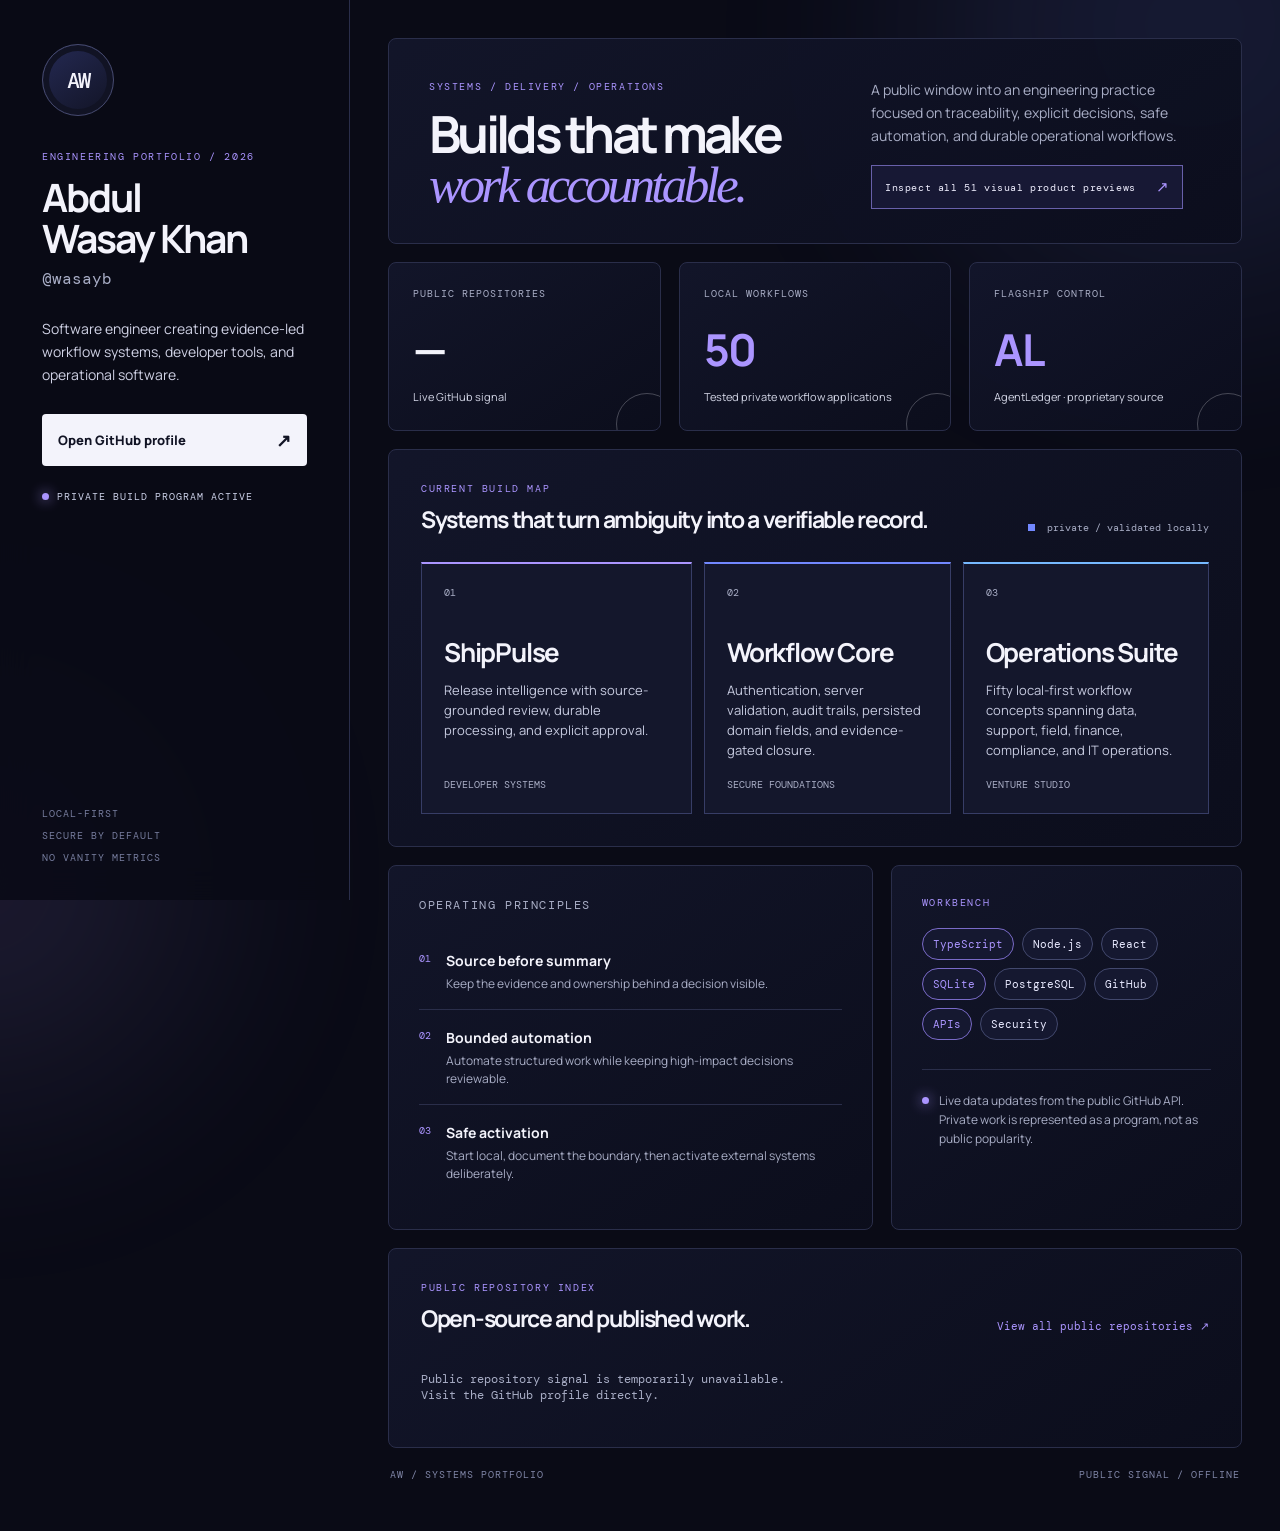
<file: index.html>
<!doctype html>
<html lang="en">
  <head>
    <meta charset="utf-8" />
    <meta name="viewport" content="width=device-width, initial-scale=1" />
    <meta name="description" content="Abdul Wasay Khan — software engineering portfolio hub." />
    <title>AW / Systems Portfolio</title>
    <link rel="preconnect" href="https://fonts.googleapis.com" />
    <link rel="preconnect" href="https://fonts.gstatic.com" crossorigin />
    <link href="https://fonts.googleapis.com/css2?family=DM+Mono:wght@400;500&family=Manrope:wght@400;500;600;700;800&display=swap" rel="stylesheet" />
    <link rel="stylesheet" href="styles.css" />
    <link rel="stylesheet" href="index-overrides.css" />
  </head>
  <body>
    <div class="ambient ambient-one"></div>
    <div class="ambient ambient-two"></div>
    <main class="layout">
      <aside class="identity-rail">
        <div class="mark" aria-label="Abdul Wasay Khan monogram">AW</div>
        <p class="rail-kicker">ENGINEERING PORTFOLIO / 2026</p>
        <h1>Abdul<br />Wasay Khan</h1>
        <p class="handle">@wasayb</p>
        <p class="identity-copy">Software engineer creating evidence-led workflow systems, developer tools, and operational software.</p>
        <a class="profile-link" href="https://github.com/wasayb" target="_blank" rel="noreferrer">Open GitHub profile <span>↗</span></a>
        <div class="rail-status"><span class="status-dot"></span> PRIVATE BUILD PROGRAM ACTIVE</div>
        <div class="rail-bottom">
          <span>LOCAL-FIRST</span>
          <span>SECURE BY DEFAULT</span>
          <span>NO VANITY METRICS</span>
        </div>
      </aside>

      <section class="main-stage">
        <header class="hero-panel panel">
          <div>
            <p class="eyebrow">SYSTEMS / DELIVERY / OPERATIONS</p>
            <h2>Builds that make<br /><em>work accountable.</em></h2>
          </div>
          <div><p class="hero-copy">A public window into an engineering practice focused on traceability, explicit decisions, safe automation, and durable operational workflows.</p><a class="showcase-link" href="products.html">Inspect all 51 visual product previews <span>↗</span></a></div>
        </header>

        <section class="metric-grid" aria-label="Portfolio signals">
          <article class="metric-card panel live-card">
            <p>PUBLIC REPOSITORIES</p>
            <strong id="repo-count">—</strong>
            <small>Live GitHub signal</small>
          </article>
          <article class="metric-card panel private-card">
            <p>LOCAL WORKFLOWS</p>
            <strong>50</strong>
            <small>Tested private workflow applications</small>
          </article>
          <article class="metric-card panel private-card">
            <p>FLAGSHIP CONTROL</p>
            <strong>AL</strong>
            <small>AgentLedger · proprietary source</small>
          </article>
        </section>

        <section class="build-map panel">
          <div class="section-head">
            <div><p class="eyebrow">CURRENT BUILD MAP</p><h3>Systems that turn ambiguity into a verifiable record.</h3></div>
            <span class="map-key"><i></i> private / validated locally</span>
          </div>
          <div class="map-grid">
            <article class="map-card tone-violet"><span class="map-index">01</span><h4>ShipPulse</h4><p>Release intelligence with source-grounded review, durable processing, and explicit approval.</p><span class="card-tag">DEVELOPER SYSTEMS</span></article>
            <article class="map-card tone-indigo"><span class="map-index">02</span><h4>Workflow Core</h4><p>Authentication, server validation, audit trails, persisted domain fields, and evidence-gated closure.</p><span class="card-tag">SECURE FOUNDATIONS</span></article>
            <article class="map-card tone-blue"><span class="map-index">03</span><h4>Operations Suite</h4><p>Fifty local-first workflow concepts spanning data, support, field, finance, compliance, and IT operations.</p><span class="card-tag">VENTURE STUDIO</span></article>
          </div>
        </section>

        <section class="signal-grid">
          <article class="panel operating-system">
            <p class="eyebrow">OPERATING PRINCIPLES</p>
            <ol>
              <li><span>01</span><div><b>Source before summary</b><p>Keep the evidence and ownership behind a decision visible.</p></div></li>
              <li><span>02</span><div><b>Bounded automation</b><p>Automate structured work while keeping high-impact decisions reviewable.</p></div></li>
              <li><span>03</span><div><b>Safe activation</b><p>Start local, document the boundary, then activate external systems deliberately.</p></div></li>
            </ol>
          </article>
          <article class="panel workbench">
            <p class="eyebrow">WORKBENCH</p>
            <div class="skills" aria-label="Core technologies"><span>TypeScript</span><span>Node.js</span><span>React</span><span>SQLite</span><span>PostgreSQL</span><span>GitHub</span><span>APIs</span><span>Security</span></div>
            <div class="workbench-note"><span class="pulse"></span><p>Live data updates from the public GitHub API. Private work is represented as a program, not as public popularity.</p></div>
          </article>
        </section>

        <section class="repository-panel panel">
          <div class="section-head">
            <div><p class="eyebrow">PUBLIC REPOSITORY INDEX</p><h3>Open-source and published work.</h3></div>
            <a href="https://github.com/wasayb?tab=repositories" target="_blank" rel="noreferrer">View all public repositories ↗</a>
          </div>
          <div id="repo-list" class="repo-list" aria-live="polite"><p class="loading">Loading public repository index…</p></div>
        </section>

        <footer class="page-footer">
          <span>AW / SYSTEMS PORTFOLIO</span>
          <span id="updated-at">PUBLIC SIGNAL / SYNCING</span>
        </footer>
      </section>
    </main>
    <script src="app.js"></script>
  </body>
</html>
</file>
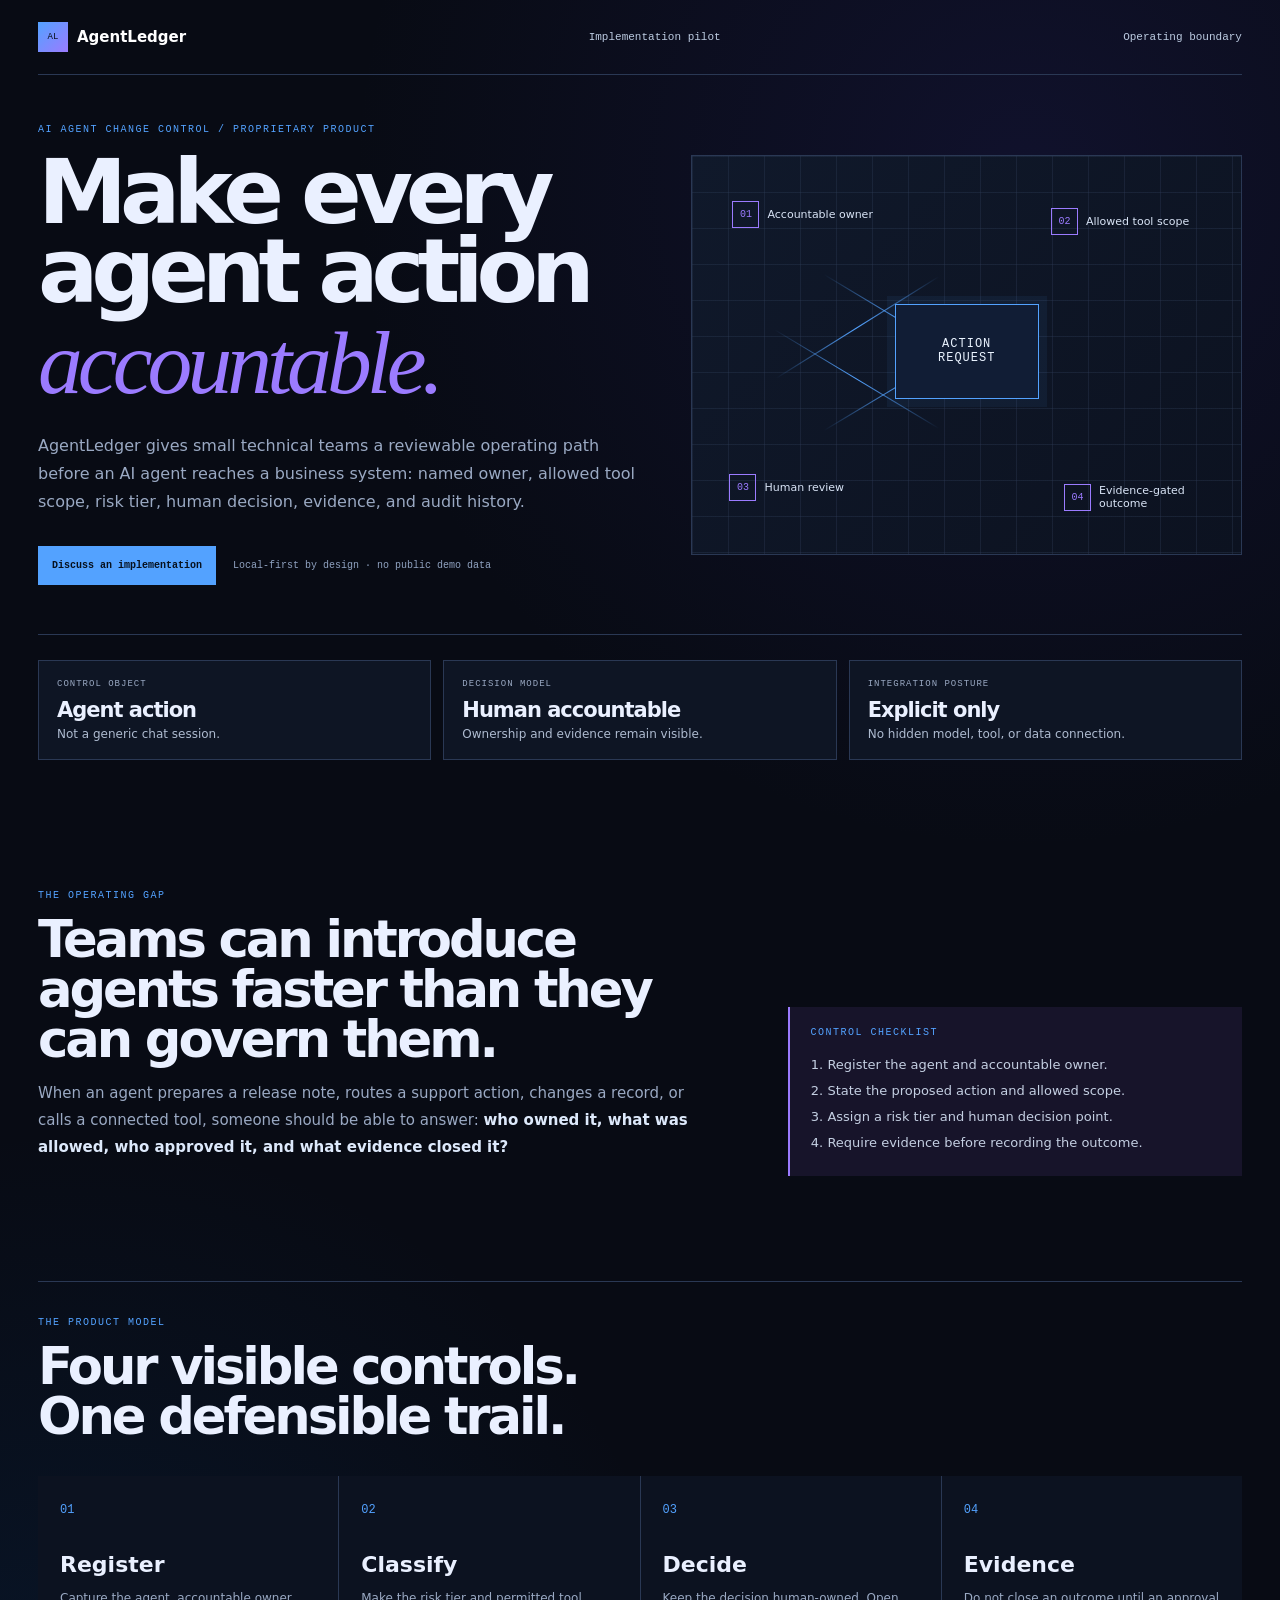
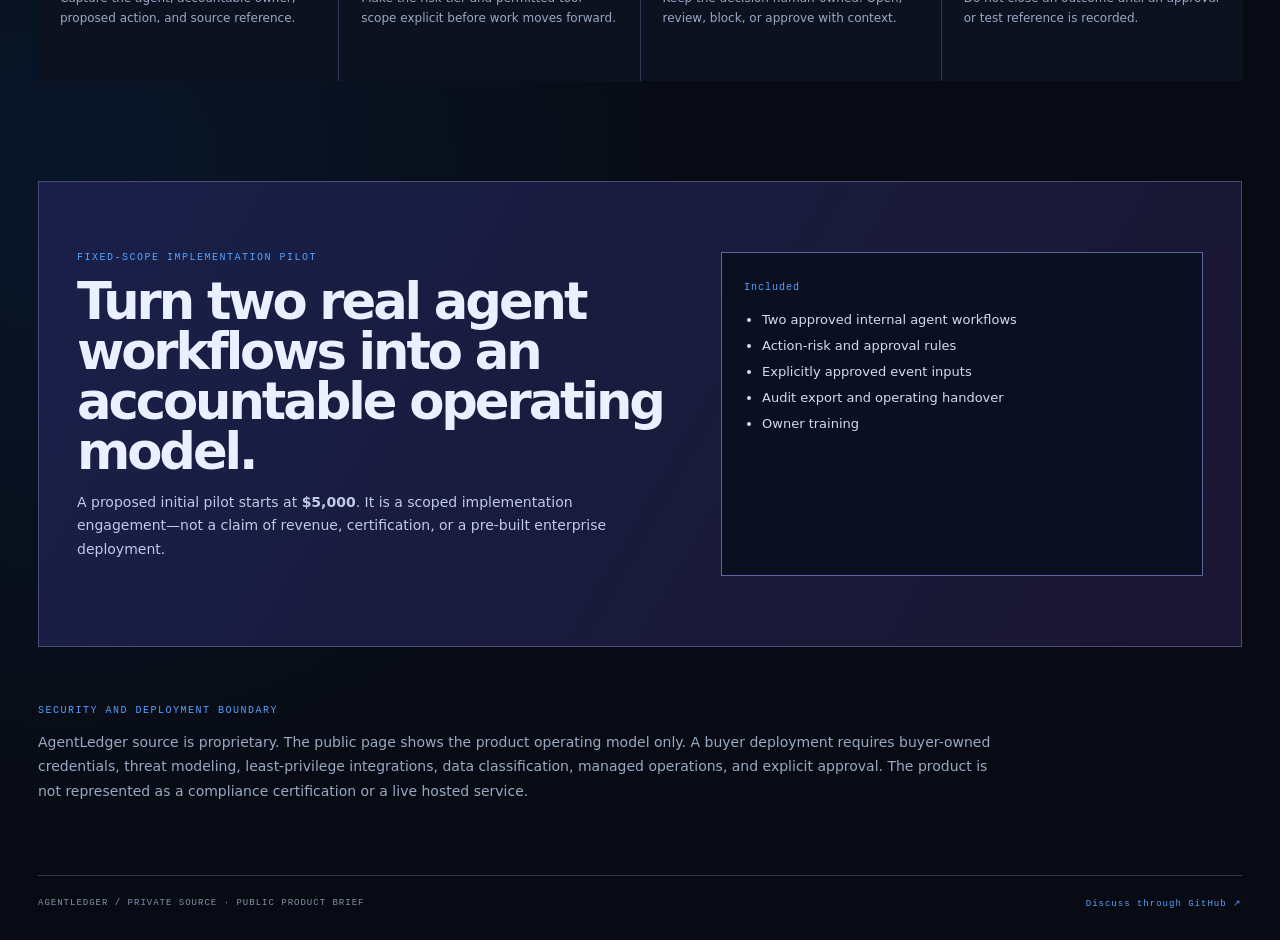
<file: agentledger/index.html>
<!doctype html>
<html lang="en">
  <head>
    <meta charset="UTF-8" />
    <meta name="viewport" content="width=device-width, initial-scale=1.0" />
    <meta name="description" content="AgentLedger is a proprietary AI-agent change-control product for accountable owners, human approvals, evidence, and auditability." />
    <title>AgentLedger — AI Agent Change Control</title>
    <link rel="stylesheet" href="./styles.css" />
  </head>
  <body>
    <main>
      <nav class="nav"><a class="brand" href="../index.html"><span>AL</span> AgentLedger</a><a href="#pilot">Implementation pilot</a><a href="#boundary">Operating boundary</a></nav>
      <section class="hero">
        <div class="hero-copy"><p class="eyebrow">AI AGENT CHANGE CONTROL / PROPRIETARY PRODUCT</p><h1>Make every agent action <em>accountable.</em></h1><p class="lead">AgentLedger gives small technical teams a reviewable operating path before an AI agent reaches a business system: named owner, allowed tool scope, risk tier, human decision, evidence, and audit history.</p><div class="hero-actions"><a class="button primary" href="#pilot">Discuss an implementation</a><span>Local-first by design · no public demo data</span></div></div>
        <div class="control-map" aria-label="Illustrated agent control map"><div class="core">ACTION<br>REQUEST</div><div class="node owner"><b>01</b><span>Accountable owner</span></div><div class="node scope"><b>02</b><span>Allowed tool scope</span></div><div class="node review"><b>03</b><span>Human review</span></div><div class="node evidence"><b>04</b><span>Evidence-gated outcome</span></div><i class="path p1"></i><i class="path p2"></i><i class="path p3"></i><i class="path p4"></i></div>
      </section>
      <section class="signals"><article><span>CONTROL OBJECT</span><b>Agent action</b><p>Not a generic chat session.</p></article><article><span>DECISION MODEL</span><b>Human accountable</b><p>Ownership and evidence remain visible.</p></article><article><span>INTEGRATION POSTURE</span><b>Explicit only</b><p>No hidden model, tool, or data connection.</p></article></section>
      <section class="story"><div><p class="eyebrow">THE OPERATING GAP</p><h2>Teams can introduce agents faster than they can govern them.</h2><p>When an agent prepares a release note, routes a support action, changes a record, or calls a connected tool, someone should be able to answer: <strong>who owned it, what was allowed, who approved it, and what evidence closed it?</strong></p></div><aside><p class="eyebrow">CONTROL CHECKLIST</p><ol><li>Register the agent and accountable owner.</li><li>State the proposed action and allowed scope.</li><li>Assign a risk tier and human decision point.</li><li>Require evidence before recording the outcome.</li></ol></aside></section>
      <section class="workflow"><div class="section-head"><p class="eyebrow">THE PRODUCT MODEL</p><h2>Four visible controls. One defensible trail.</h2></div><div class="workflow-grid"><article><b>01</b><h3>Register</h3><p>Capture the agent, accountable owner, proposed action, and source reference.</p></article><article><b>02</b><h3>Classify</h3><p>Make the risk tier and permitted tool scope explicit before work moves forward.</p></article><article><b>03</b><h3>Decide</h3><p>Keep the decision human-owned. Open, review, block, or approve with context.</p></article><article><b>04</b><h3>Evidence</h3><p>Do not close an outcome until an approval or test reference is recorded.</p></article></div></section>
      <section id="pilot" class="pilot"><div><p class="eyebrow">FIXED-SCOPE IMPLEMENTATION PILOT</p><h2>Turn two real agent workflows into an accountable operating model.</h2><p>A proposed initial pilot starts at <strong>$5,000</strong>. It is a scoped implementation engagement—not a claim of revenue, certification, or a pre-built enterprise deployment.</p></div><div class="pilot-scope"><span>Included</span><ul><li>Two approved internal agent workflows</li><li>Action-risk and approval rules</li><li>Explicitly approved event inputs</li><li>Audit export and operating handover</li><li>Owner training</li></ul></div></section>
      <section id="boundary" class="boundary"><p class="eyebrow">SECURITY AND DEPLOYMENT BOUNDARY</p><p>AgentLedger source is proprietary. The public page shows the product operating model only. A buyer deployment requires buyer-owned credentials, threat modeling, least-privilege integrations, data classification, managed operations, and explicit approval. The product is not represented as a compliance certification or a live hosted service.</p></section>
      <footer><span>AGENTLEDGER / PRIVATE SOURCE · PUBLIC PRODUCT BRIEF</span><a href="https://github.com/wasayb">Discuss through GitHub ↗</a></footer>
    </main>
  </body>
</html>
</file>
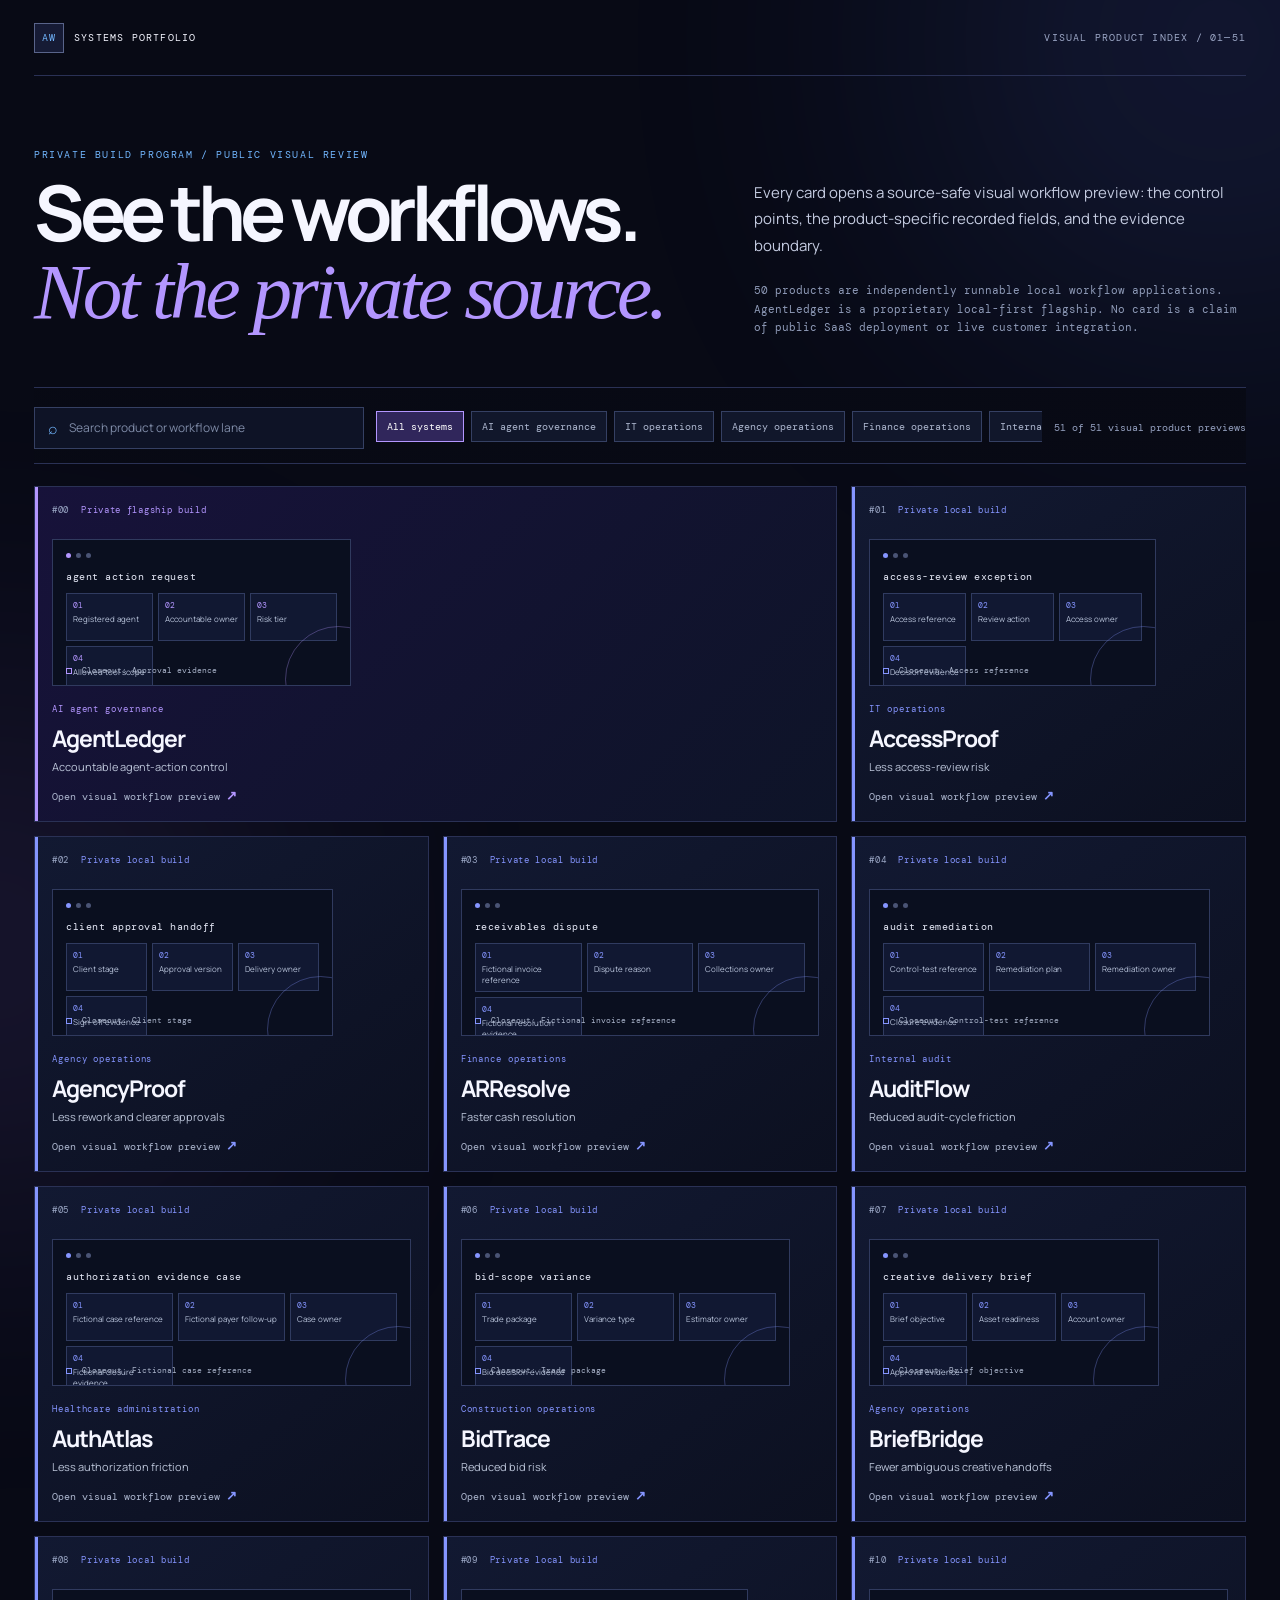
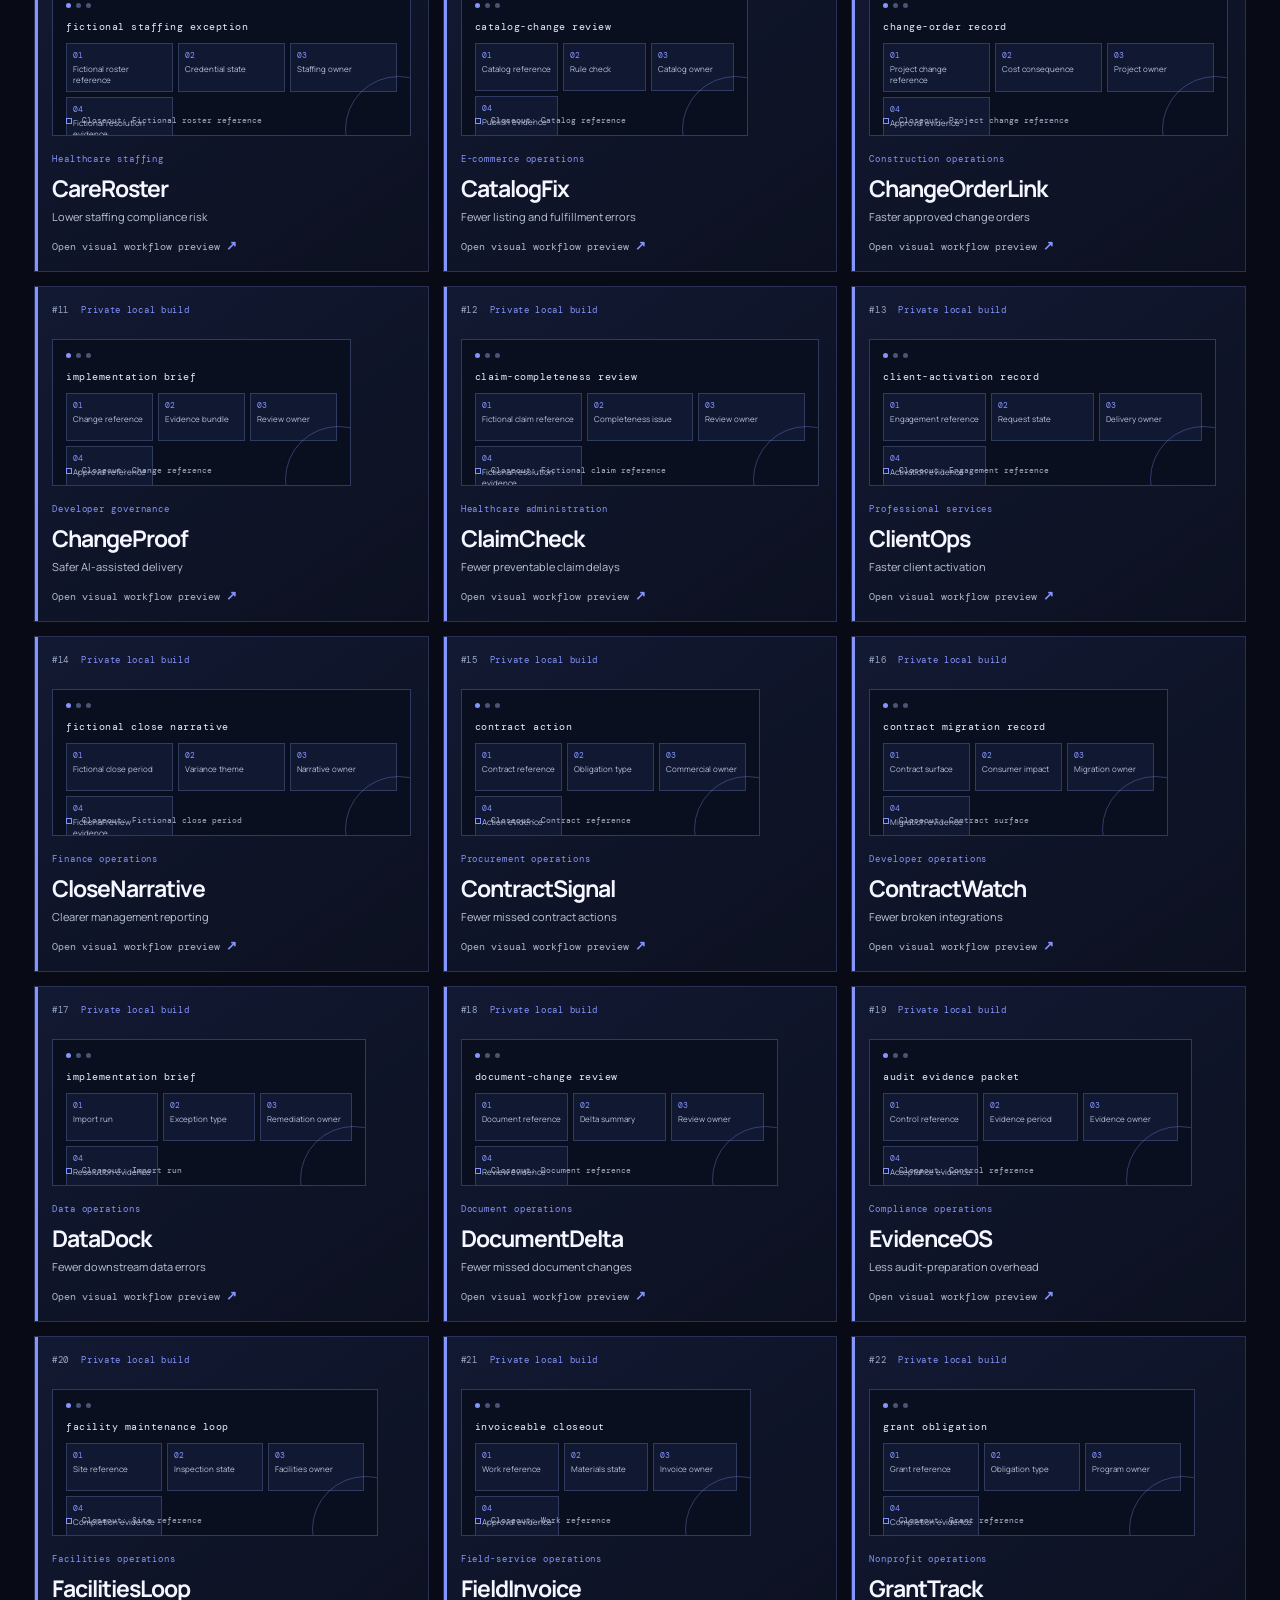
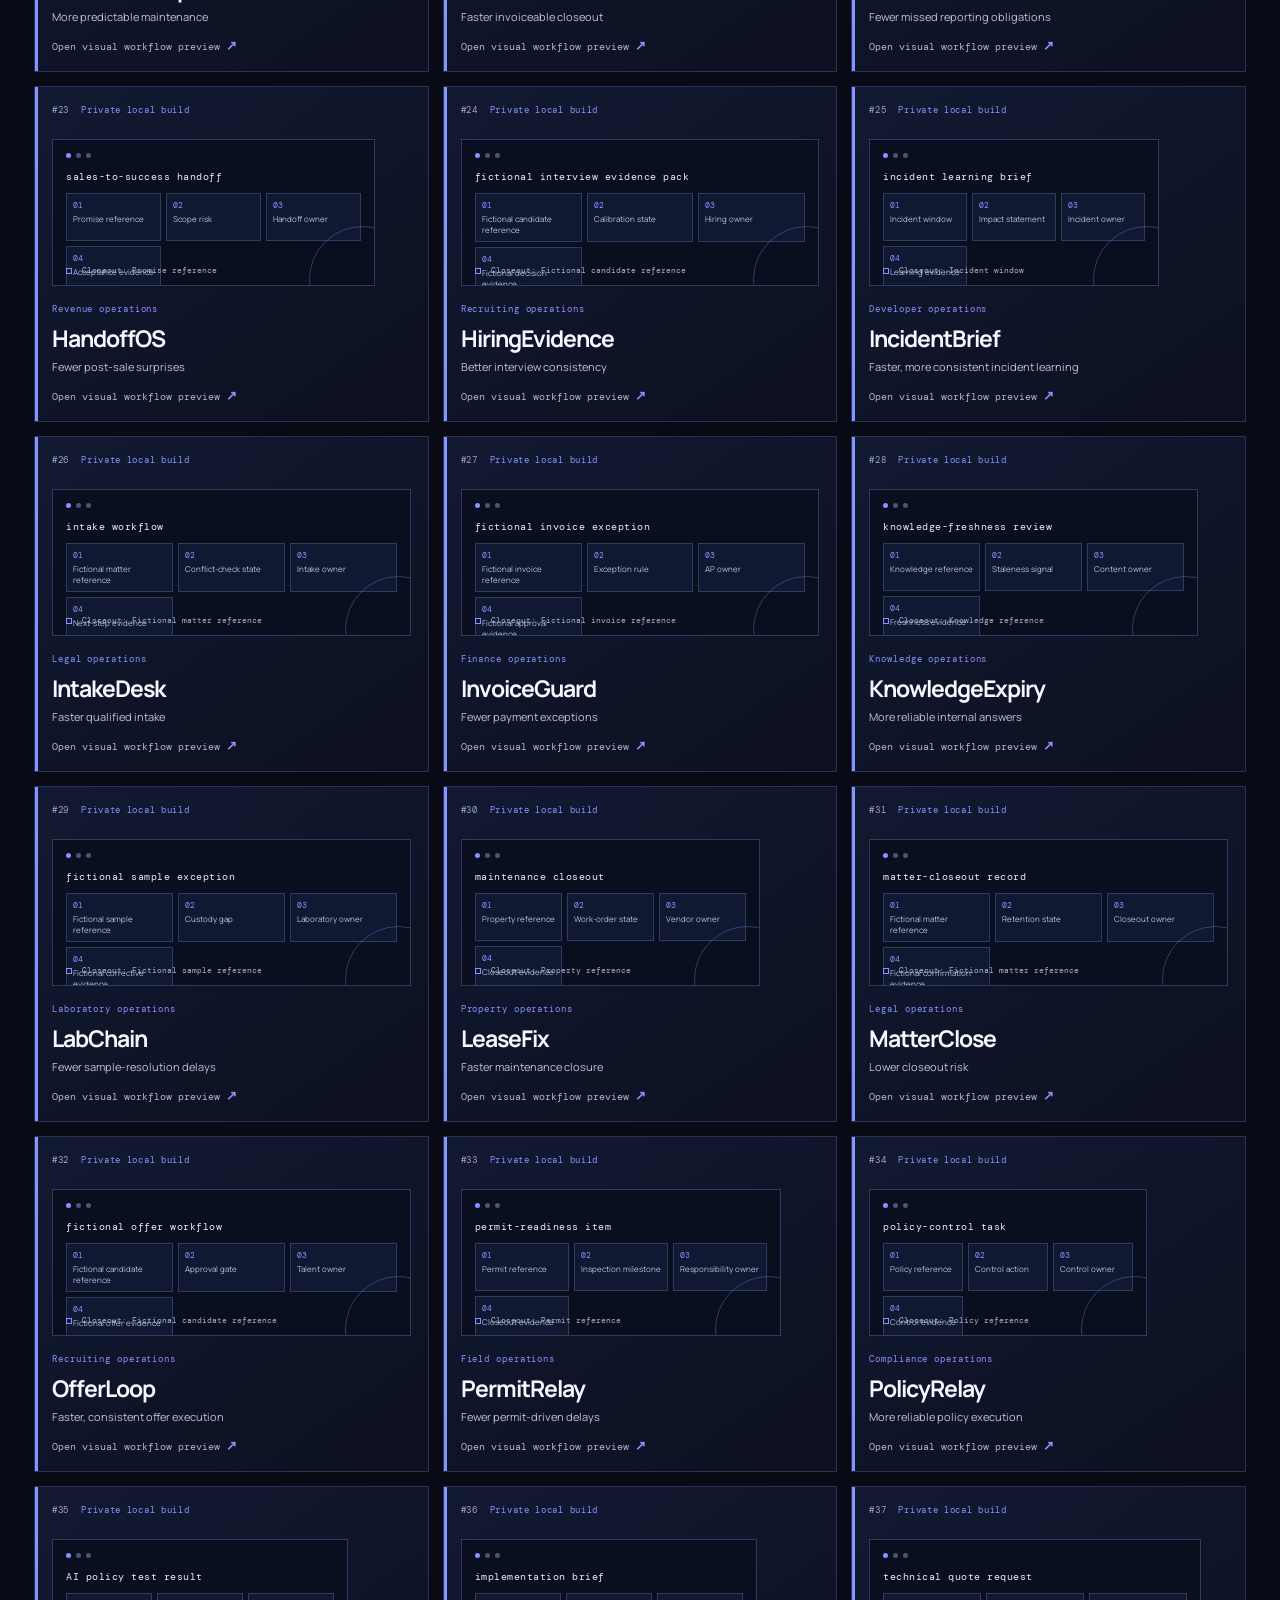
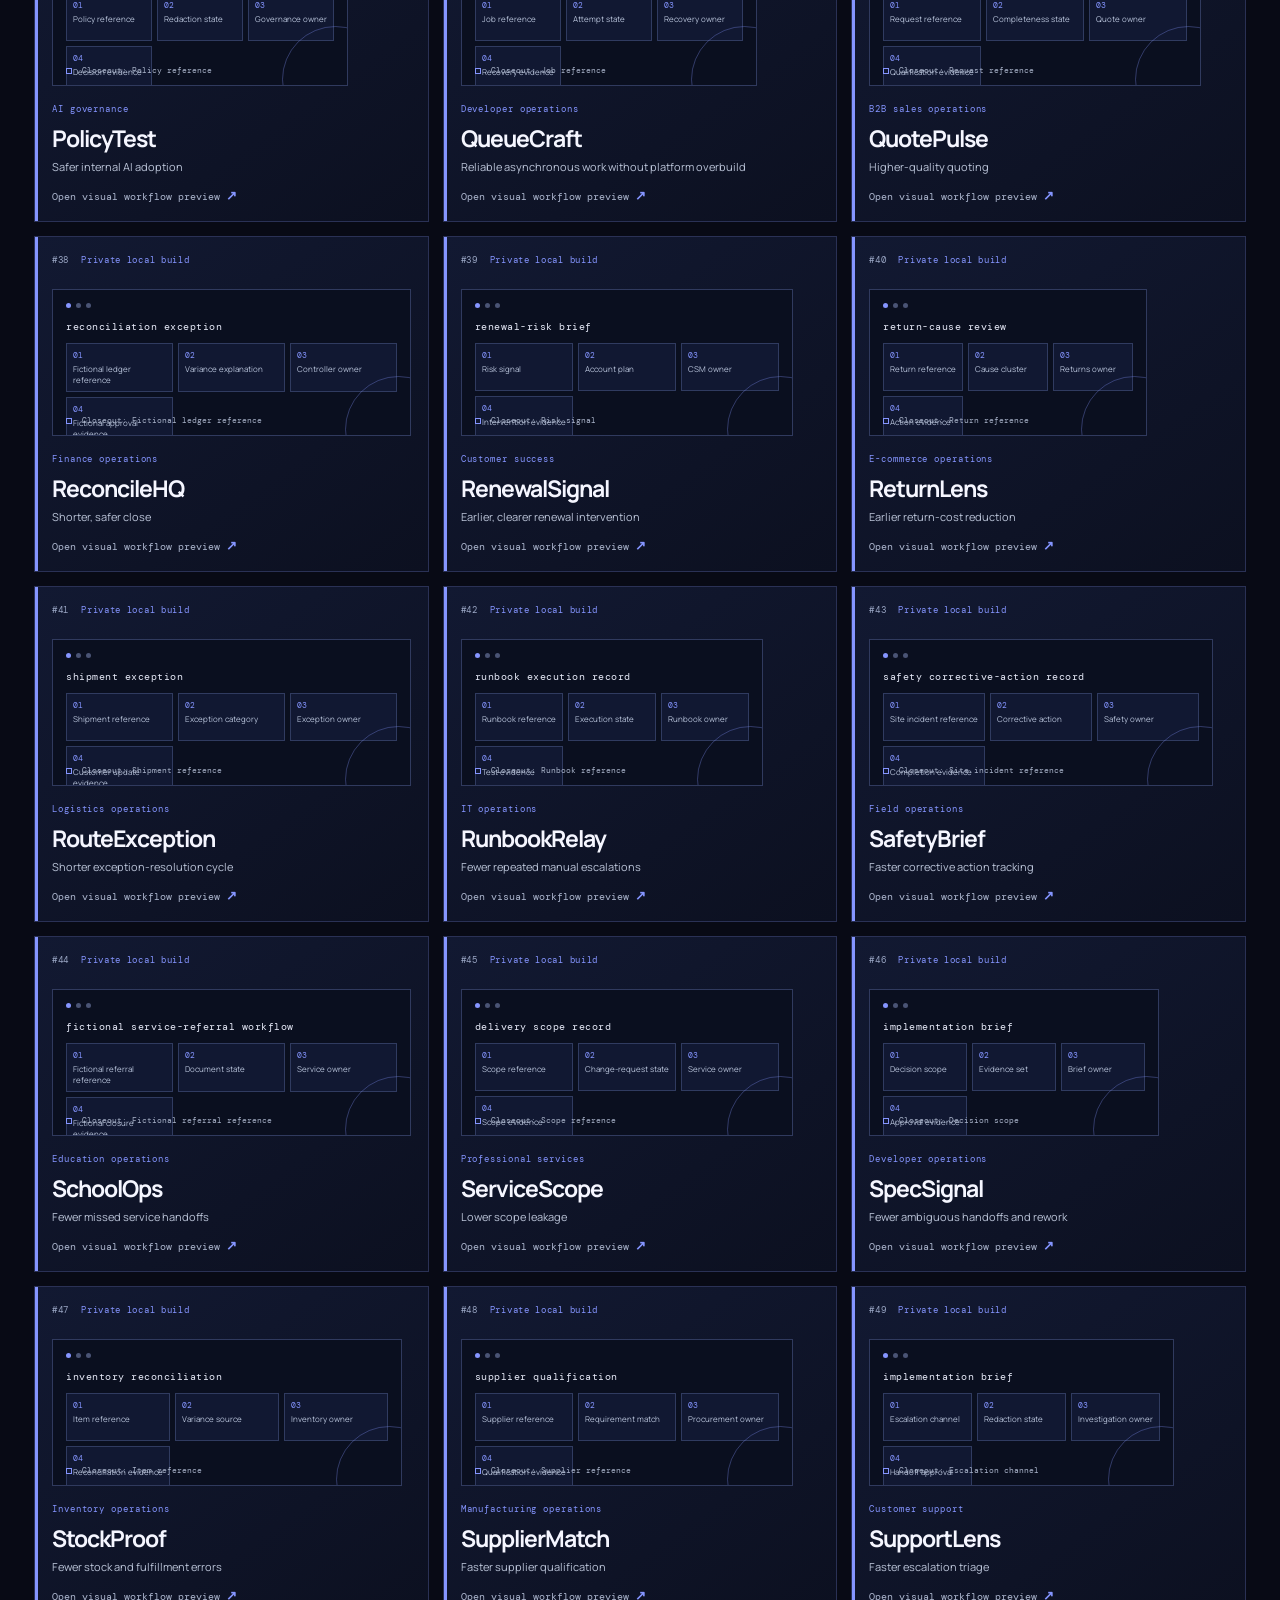
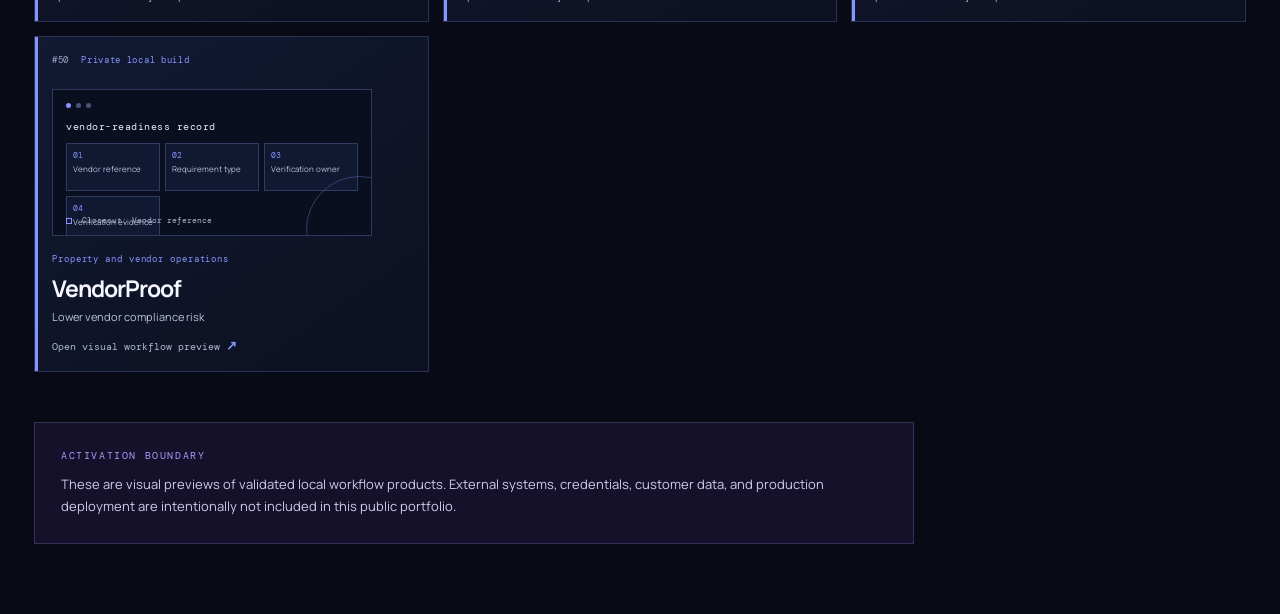
<file: products.html>
<!doctype html>
<html lang="en">
  <head>
    <meta charset="utf-8" />
    <meta name="viewport" content="width=device-width, initial-scale=1" />
    <meta name="description" content="A source-safe visual index of 50 local workflow products and the proprietary AgentLedger flagship." />
    <title>AW / 51 Product Visual Index</title>
    <link rel="preconnect" href="https://fonts.googleapis.com" />
    <link rel="preconnect" href="https://fonts.gstatic.com" crossorigin />
    <link href="https://fonts.googleapis.com/css2?family=DM+Mono:wght@400;500&family=Manrope:wght@400;500;600;700;800&display=swap" rel="stylesheet" />
    <link rel="stylesheet" href="products.css" />
    <link rel="stylesheet" href="products-overrides.css" />
  </head>
  <body>
    <div class="glow glow-one"></div>
    <div class="glow glow-two"></div>
    <main class="catalog-shell">
      <header class="catalog-nav">
        <a class="catalog-brand" href="index.html"><span>AW</span> SYSTEMS PORTFOLIO</a>
        <span>VISUAL PRODUCT INDEX / 01—51</span>
      </header>

      <section class="catalog-hero">
        <div>
          <p class="eyebrow">PRIVATE BUILD PROGRAM / PUBLIC VISUAL REVIEW</p>
          <h1>See the workflows.<br /><em>Not the private source.</em></h1>
        </div>
        <div class="hero-note">
          <p>Every card opens a source-safe visual workflow preview: the control points, the product-specific recorded fields, and the evidence boundary.</p>
          <p class="boundary-note">50 products are independently runnable local workflow applications. AgentLedger is a proprietary local-first flagship. No card is a claim of public SaaS deployment or live customer integration.</p>
        </div>
      </section>

      <section class="catalog-controls" aria-label="Product gallery controls">
        <label class="search-box"><span>⌕</span><input id="catalog-search" type="search" placeholder="Search product or workflow lane" autocomplete="off" /></label>
        <div id="lane-filters" class="lane-filters" aria-label="Filter by workflow lane"></div>
        <p id="catalog-count" class="catalog-count" aria-live="polite"></p>
      </section>

      <section id="product-grid" class="product-grid" aria-live="polite"></section>

      <section class="catalog-boundary">
        <p class="eyebrow">ACTIVATION BOUNDARY</p>
        <p>These are visual previews of validated local workflow products. External systems, credentials, customer data, and production deployment are intentionally not included in this public portfolio.</p>
      </section>
    </main>

    <dialog id="product-dialog" class="product-dialog" aria-labelledby="dialog-title">
      <article class="dialog-frame">
        <button id="close-dialog" class="close-dialog" type="button" aria-label="Close product detail">×</button>
        <div id="dialog-content"></div>
      </article>
    </dialog>
    <script src="products-data.js"></script>
    <script src="products.js"></script>
  </body>
</html>
</file>
<file: styles.css>
:root{--ink:#0a0b16;--panel:#111425;--line:#2a2e4a;--soft:#a9aec6;--white:#f3f3fb;--violet:#ab95ff;--indigo:#7288ff;--blue:#76b9ff;font-family:Manrope,Arial,sans-serif;color:var(--white);background:var(--ink)}
*{box-sizing:border-box}body{margin:0;min-width:320px;background:var(--ink);color:var(--white)}.ambient{position:fixed;border-radius:50%;filter:blur(120px);opacity:.12;pointer-events:none}.ambient-one{width:550px;height:550px;background:var(--indigo);right:-190px;top:-250px}.ambient-two{width:420px;height:420px;background:var(--violet);left:-230px;bottom:-190px}.layout{position:relative;display:grid;grid-template-columns:350px minmax(0,1fr);max-width:1560px;min-height:100vh;margin:0 auto}.identity-rail{position:sticky;top:0;height:100vh;padding:44px 42px 36px;border-right:1px solid var(--line);display:flex;flex-direction:column;background:rgba(10,11,22,.88);backdrop-filter:blur(16px)}.mark{height:72px;width:72px;display:grid;place-items:center;border:1px solid #474b70;border-radius:50%;font-family:"DM Mono",monospace;font-weight:500;letter-spacing:-2px;font-size:22px;background:linear-gradient(145deg,#252a54,#111324);box-shadow:inset 0 0 0 6px #111324}.rail-kicker,.eyebrow{color:var(--violet);font-family:"DM Mono",monospace;font-size:10px;letter-spacing:1.6px;margin:34px 0 14px}.identity-rail h1{font-size:39px;line-height:1.04;letter-spacing:-2px;margin:0}.handle{font-family:"DM Mono",monospace;color:var(--soft);margin:10px 0 28px}.identity-copy{font-size:14px;line-height:1.65;color:#d0d2e5;margin:0}.profile-link{display:flex;justify-content:space-between;align-items:center;text-decoration:none;color:#111324;background:var(--white);font-size:13px;font-weight:800;margin-top:28px;padding:14px 16px;border-radius:4px}.profile-link span{font-size:18px}.rail-status{color:#cdd2e9;font:10px "DM Mono",monospace;letter-spacing:1px;margin-top:24px;display:flex;align-items:center;gap:8px}.status-dot,.pulse{display:inline-block;background:var(--violet);border-radius:50%;width:7px;height:7px;box-shadow:0 0 13px var(--violet)}.rail-bottom{margin-top:auto;display:grid;gap:9px;color:#777d9e;font:10px "DM Mono",monospace;letter-spacing:1px}.main-stage{padding:38px;display:grid;gap:18px}.panel{background:linear-gradient(145deg,rgba(19,22,43,.96),rgba(12,14,29,.96));border:1px solid var(--line);border-radius:8px}.hero-panel{padding:39px 40px 34px;display:grid;grid-template-columns:minmax(0,1fr) 330px;align-items:end;gap:20px}.hero-panel .eyebrow{margin:0 0 16px}.hero-panel h2{font-size:clamp(34px,4vw,60px);letter-spacing:-3.7px;line-height:.95;margin:0}.hero-panel h2 em{font-family:Georgia,serif;font-weight:400;color:var(--violet)}.hero-copy{color:var(--soft);font-size:14px;line-height:1.65;margin:0}.metric-grid{display:grid;grid-template-columns:repeat(3,minmax(0,1fr));gap:18px}.metric-card{position:relative;overflow:hidden;padding:24px;min-height:150px}.metric-card:after{content:"";position:absolute;width:60px;height:60px;right:-18px;bottom:-25px;border:1px solid currentColor;border-radius:50%;opacity:.25}.metric-card p{font:10px "DM Mono",monospace;letter-spacing:1px;color:var(--soft);margin:0}.metric-card strong{display:block;font-size:44px;letter-spacing:-2px;margin:19px 0 5px}.metric-card small{color:#d4d7e7;font-size:11px}.private-card strong{color:var(--violet)}.live-card strong{color:var(--white)}.build-map{padding:32px}.section-head{display:flex;justify-content:space-between;align-items:flex-end;gap:24px}.section-head .eyebrow{margin:0 0 11px}.section-head h3{font-size:23px;letter-spacing:-1.3px;line-height:1.2;margin:0;max-width:620px}.section-head a{font:11px "DM Mono",monospace;text-decoration:none;color:var(--violet);white-space:nowrap}.map-key{font:10px "DM Mono",monospace;color:var(--soft);white-space:nowrap}.map-key i{display:inline-block;width:7px;height:7px;background:var(--indigo);margin-right:6px}.map-grid{display:grid;grid-template-columns:1.1fr 1fr 1fr;gap:12px;margin-top:28px}.map-card{min-height:220px;padding:22px;border:1px solid #373d66;background:#14172c;display:flex;flex-direction:column}.map-card.tone-violet{border-top:2px solid var(--violet)}.map-card.tone-indigo{border-top:2px solid var(--indigo)}.map-card.tone-blue{border-top:2px solid var(--blue)}.map-index,.card-tag{font:10px "DM Mono",monospace;color:var(--soft)}.map-card h4{font-size:26px;letter-spacing:-1.2px;margin:35px 0 10px}.map-card p{font-size:13px;line-height:1.55;color:#c6cadf;margin:0}.card-tag{margin-top:auto;color:var(--soft);padding-top:18px}.signal-grid{display:grid;grid-template-columns:1.16fr .84fr;gap:18px}.operating-system,.workbench{padding:30px}.operating-system .eyebrow,.workbench .eyebrow{margin:0 0 19px}.operating-system ol{list-style:none;padding:0;margin:0}.operating-system li{display:flex;gap:15px;padding:16px 0;border-top:1px solid var(--line)}.operating-system li:first-child{border-top:0}.operating-system li>span{font:10px "DM Mono",monospace;color:var(--violet);padding-top:3px}.operating-system b{font-size:14px}.operating-system p{font-size:12px;color:var(--soft);margin:4px 0 0;line-height:1.5}.skills{display:flex;flex-wrap:wrap;gap:8px}.skills span{font:11px "DM Mono",monospace;padding:8px 10px;border:1px solid #42486d;border-radius:999px;color:#e9eaff;background:#151830}.skills span:nth-child(3n+1){border-color:#796ac7;color:var(--violet)}.workbench-note{border-top:1px solid var(--line);padding-top:22px;margin-top:29px;display:flex;gap:10px;align-items:flex-start}.workbench-note p{font-size:12px;line-height:1.55;color:var(--soft);margin:0}.pulse{flex:0 0 auto;margin-top:5px}.repository-panel{padding:32px}.repo-list{display:grid;grid-template-columns:repeat(2,minmax(0,1fr));gap:12px;margin-top:26px}.repo-item{padding:20px;border:1px solid #3a4067;background:#13162c;text-decoration:none;color:var(--white);min-height:140px;transition:transform .18s ease,border-color .18s ease}.repo-item:hover{transform:translateY(-3px);border-color:var(--violet)}.repo-top{display:flex;justify-content:space-between;gap:12px;align-items:start}.repo-name{font:600 16px Manrope,sans-serif}.repo-lang{font:10px "DM Mono",monospace;color:var(--violet);border:1px solid #6556ad;padding:4px 7px;border-radius:999px}.repo-item p{font-size:12px;line-height:1.55;color:var(--soft);margin:15px 0}.repo-meta{font:10px "DM Mono",monospace;color:#c8cce0;display:flex;gap:13px}.loading{font:12px "DM Mono",monospace;color:var(--soft)}.page-footer{font:10px "DM Mono",monospace;color:#7f85a6;display:flex;justify-content:space-between;letter-spacing:1px;padding:2px 2px 12px}@media(max-width:1100px){.layout{grid-template-columns:270px minmax(0,1fr)}.identity-rail{padding:36px 28px}.metric-grid{grid-template-columns:repeat(2,minmax(0,1fr))}.map-grid{grid-template-columns:1fr}.map-card{min-height:175px}.signal-grid{grid-template-columns:1fr}.hero-panel{grid-template-columns:1fr}.hero-copy{max-width:500px}}@media(max-width:760px){.layout{display:block}.identity-rail{position:relative;height:auto;border-right:0;border-bottom:1px solid var(--line);padding:30px 24px}.identity-rail h1{font-size:32px}.rail-kicker{margin-top:24px}.rail-bottom{display:none}.main-stage{padding:16px}.hero-panel,.build-map,.operating-system,.workbench,.repository-panel{padding:24px}.hero-panel h2{font-size:40px}.metric-grid,.repo-list{grid-template-columns:1fr}.section-head{align-items:flex-start;flex-direction:column}.section-head a{white-space:normal}.page-footer{gap:10px;flex-direction:column}}
</file>
<file: index-overrides.css>
.showcase-link{display:inline-flex;align-items:center;justify-content:space-between;gap:20px;margin-top:18px;padding:11px 13px;border:1px solid #6860aa;background:#171834;color:#efeefe;text-decoration:none;font:10px "DM Mono",monospace;letter-spacing:.6px}.showcase-link span{font-size:15px;color:#ab95ff}.showcase-link:hover{border-color:#ab95ff;background:#201a42}
</file>
<file: agentledger/styles.css>
:root{--ink:#eaf0ff;--canvas:#080b14;--panel:#10182a;--line:#2a3854;--muted:#9aa9c3;--blue:#53a2ff;--violet:#9b7bff;--mono:ui-monospace,SFMono-Regular,Menlo,monospace;--sans:Inter,ui-sans-serif,system-ui,sans-serif}*{box-sizing:border-box}html{scroll-behavior:smooth}body{margin:0;background:radial-gradient(circle at 80% 7%,#26226b47,transparent 26%),radial-gradient(circle at 5% 70%,#0b4f9a29,transparent 30%),var(--canvas);color:var(--ink);font-family:var(--sans)}main{max-width:1290px;margin:auto;padding:0 38px}.nav{display:flex;align-items:center;justify-content:space-between;padding:22px 0;border-bottom:1px solid var(--line);font:11px var(--mono)}.nav a{color:#bdcce2;text-decoration:none}.brand{display:flex;gap:9px;align-items:center;color:white!important;font:bold 15px var(--sans)!important}.brand span{display:grid;place-items:center;width:30px;height:30px;background:linear-gradient(135deg,var(--blue),var(--violet));color:#07111e;font:9px var(--mono)}.hero{min-height:560px;display:grid;grid-template-columns:1.05fr .95fr;gap:45px;align-items:center;border-bottom:1px solid var(--line)}.eyebrow{margin:0;color:var(--blue);font:10px var(--mono);letter-spacing:1.5px}.hero h1{max-width:640px;margin:18px 0;font-size:clamp(55px,7vw,100px);letter-spacing:-.08em;line-height:.88}.hero h1 em{font:italic 400 1em Georgia,serif;color:var(--violet);letter-spacing:-.055em}.lead{max-width:630px;color:var(--muted);font-size:16px;line-height:1.75}.hero-actions{display:flex;gap:17px;align-items:center;margin-top:30px;color:#90a3c1;font:10px var(--mono);line-height:1.5}.button{padding:12px 14px;background:var(--blue);color:#07111e;text-decoration:none;font-weight:700}.control-map{position:relative;min-height:400px;border:1px solid var(--line);background:linear-gradient(135deg,#10192b,#0c1220);overflow:hidden}.control-map:before,.control-map:after{content:"";position:absolute;inset:0;background-image:linear-gradient(#32415d2c 1px,transparent 1px),linear-gradient(90deg,#32415d2c 1px,transparent 1px);background-size:36px 36px}.core,.node{position:absolute;z-index:2}.core{top:148px;left:calc(50% - 72px);display:grid;place-items:center;width:144px;height:95px;border:1px solid var(--blue);background:#111d35;color:#eaf3ff;text-align:center;font:12px var(--mono);letter-spacing:1px;box-shadow:0 0 0 8px #53a2ff10}.node{display:flex;gap:8px;align-items:center;width:155px;color:#d9e4f6;font-size:11px}.node b{display:grid;place-items:center;min-width:27px;height:27px;border:1px solid var(--violet);color:var(--violet);font:10px var(--mono)}.owner{top:45px;left:40px}.scope{top:52px;right:35px}.review{bottom:53px;left:37px}.evidence{bottom:43px;right:22px}.path{position:absolute;z-index:1;width:35%;height:1px;background:linear-gradient(90deg,transparent,var(--blue),transparent);transform-origin:left}.p1{top:118px;left:24%;transform:rotate(31deg)}.p2{top:120px;right:20%;transform:rotate(148deg)}.p3{bottom:123px;left:24%;transform:rotate(-31deg)}.p4{bottom:125px;right:20%;transform:rotate(211deg)}.signals{display:grid;grid-template-columns:repeat(3,1fr);gap:12px;margin:25px 0}.signals article{padding:18px;border:1px solid var(--line);background:#0e1524}.signals span{display:block;color:var(--muted);font:9px var(--mono);letter-spacing:1px}.signals b{display:block;margin:9px 0 5px;font-size:21px;letter-spacing:-1px}.signals p{margin:0;color:#aebbd0;font-size:12px}.story{display:grid;grid-template-columns:1.2fr .8fr;gap:70px;padding:105px 0}.story h2,.section-head h2,.pilot h2{margin:13px 0;font-size:clamp(34px,4vw,57px);letter-spacing:-.06em;line-height:.98}.story>div>p:not(.eyebrow){max-width:690px;color:var(--muted);font-size:15px;line-height:1.8}.story strong{color:#dde9fb}.story aside{align-self:end;padding:20px;border-left:2px solid var(--violet);background:#17142a}.story ol{padding-left:17px;margin:14px 0 0;color:#c4cfe2;font-size:13px;line-height:2}.workflow{padding:35px 0 100px;border-top:1px solid var(--line)}.section-head{max-width:650px}.workflow-grid{display:grid;grid-template-columns:repeat(4,1fr);gap:1px;margin-top:35px;background:var(--line)}.workflow-grid article{padding:22px;background:#0c1220;min-height:205px}.workflow-grid b{color:var(--blue);font:12px var(--mono)}.workflow-grid h3{margin:35px 0 8px;font-size:22px}.workflow-grid p{color:var(--muted);font-size:12px;line-height:1.65}.pilot{display:grid;grid-template-columns:1.1fr .9fr;gap:55px;padding:70px 38px;background:linear-gradient(120deg,#192049,#1a1530);border:1px solid #4d4a79}.pilot p:not(.eyebrow){color:#becaea;font-size:14px;line-height:1.7}.pilot-scope{padding:22px;border:1px solid #5f66a3;background:#0b1020}.pilot-scope>span{color:var(--blue);font:10px var(--mono);letter-spacing:1px}.pilot-scope ul{padding-left:18px;color:#d2dcf0;font-size:13px;line-height:2}.boundary{padding:58px 0;max-width:960px}.boundary p:last-child{color:var(--muted);font-size:14px;line-height:1.75}footer{display:flex;justify-content:space-between;padding:22px 0 32px;border-top:1px solid var(--line);color:#8291aa;font:9px var(--mono);letter-spacing:1px}footer a{color:var(--blue);text-decoration:none}@media(max-width:800px){main{padding:0 18px}.hero,.story,.pilot{grid-template-columns:1fr}.hero{padding:65px 0;gap:35px}.hero h1{font-size:60px}.control-map{min-height:350px}.signals,.workflow-grid{grid-template-columns:1fr}.story{gap:28px;padding:68px 0}.workflow{padding-bottom:68px}.pilot{padding:35px 20px;gap:20px}.nav a:not(.brand){display:none}footer{display:grid;gap:10px}.node{width:120px;font-size:9px}.owner{left:18px}.scope{right:10px}.review{left:18px}.evidence{right:8px}}
</file>
<file: products.css>
:root{--ink:#080a15;--panel:#11162a;--line:#2a3155;--soft:#aab2ca;--white:#f5f6ff;--violet:#b396ff;--blue:#72b7ff;--mono:"DM Mono",ui-monospace,monospace;--sans:Manrope,Arial,sans-serif;color:var(--white);background:var(--ink)}*{box-sizing:border-box}body{margin:0;min-width:320px;background:var(--ink);font-family:var(--sans);color:var(--white)}.glow{position:fixed;pointer-events:none;border-radius:50%;filter:blur(150px);opacity:.15}.glow-one{width:580px;height:580px;background:#5b78ff;right:-230px;top:-250px}.glow-two{width:500px;height:500px;background:#9e70ff;left:-260px;bottom:-300px}.catalog-shell{position:relative;max-width:1500px;margin:0 auto;padding:0 34px 70px}.catalog-nav{height:76px;border-bottom:1px solid var(--line);display:flex;justify-content:space-between;align-items:center;gap:18px;color:#9ca7c6;font:10px var(--mono);letter-spacing:1.2px}.catalog-brand{display:flex;gap:10px;align-items:center;color:var(--white);text-decoration:none}.catalog-brand span{display:grid;place-items:center;width:30px;height:30px;border:1px solid #59648a;background:#161b35;color:var(--blue)}.catalog-hero{display:grid;grid-template-columns:1.15fr .85fr;gap:54px;padding:72px 0 50px;border-bottom:1px solid var(--line)}.eyebrow{margin:0 0 16px;color:var(--blue);font:10px var(--mono);letter-spacing:1.6px}.catalog-hero h1{margin:0;font-size:clamp(42px,6vw,82px);line-height:.91;letter-spacing:-5.5px}.catalog-hero h1 em{font:italic 400 1.03em Georgia,serif;color:var(--violet);letter-spacing:-4px}.hero-note{align-self:end;max-width:520px;color:#c4cbe0;font-size:15px;line-height:1.75}.hero-note p{margin:0}.boundary-note{margin-top:22px!important;color:#8f9bb8;font:11px/1.7 var(--mono)}.catalog-controls{position:sticky;top:0;z-index:5;display:flex;gap:12px;align-items:center;flex-wrap:wrap;padding:19px 0 14px;border-bottom:1px solid var(--line);background:linear-gradient(90deg,#080a15f6,#080a15fa);backdrop-filter:blur(12px)}.search-box{flex:0 1 330px;height:42px;display:flex;gap:9px;align-items:center;padding:0 13px;border:1px solid #354063;background:#0e1326;color:var(--blue)}.search-box input{width:100%;background:transparent;border:0;outline:0;color:var(--white);font:12px var(--sans)}.search-box input::placeholder{color:#7e8aa6}.lane-filters{display:flex;gap:7px;flex:1;overflow:auto;padding-bottom:2px}.lane-filter{white-space:nowrap;border:1px solid #354063;background:#11172b;color:#aeb8d0;font:10px var(--mono);padding:8px 10px;cursor:pointer}.lane-filter.active{border-color:var(--violet);background:#30265b;color:#fff}.catalog-count{margin:0;color:#95a1c0;font:10px var(--mono);white-space:nowrap}.product-grid{display:grid;grid-template-columns:repeat(3,minmax(0,1fr));gap:14px;padding-top:22px}.product-card{position:relative;min-height:336px;display:flex;flex-direction:column;padding:17px;border:1px solid var(--line);overflow:hidden;background:linear-gradient(145deg,#121932,#0c1020);color:var(--white);text-align:left;font-family:var(--sans);cursor:pointer;transition:transform .17s ease,border-color .17s ease}.product-card:hover{transform:translateY(-4px);border-color:var(--tone)}.product-card.featured{grid-column:span 2;background:linear-gradient(135deg,#17123a,#0e1428)}.product-card:before{content:"";position:absolute;inset:0 auto 0 0;width:3px;background:var(--tone)}.tone-violet{--tone:#b396ff}.tone-blue{--tone:#72b7ff}.tone-amber{--tone:#e2b678}.tone-rose{--tone:#f298c5}.tone-green{--tone:#84dbbb}.tone-cyan{--tone:#7ed4e9}.tone-indigo{--tone:#8595ff}.card-top{display:flex;justify-content:space-between;gap:12px;color:#9aa6c4;font:9px var(--mono);letter-spacing:.7px}.card-top span:last-child{color:var(--tone);text-align:right}.mini-preview{position:relative;height:147px;margin:23px 0 17px;padding:13px;border:1px solid #303a5e;background:#0a0f1f;overflow:hidden}.mini-preview:after{content:"";position:absolute;width:105px;height:105px;right:-42px;bottom:-48px;border:1px solid var(--tone);border-radius:50%;opacity:.32}.mini-bar{display:flex;gap:5px}.mini-bar span{height:5px;width:5px;border-radius:50%;background:#4a5475}.mini-bar span:first-child{background:var(--tone)}.mini-title{margin:12px 0 10px;color:#e8ebf9;font:10px var(--mono);letter-spacing:.5px}.mini-flow{display:grid;grid-template-columns:repeat(3,1fr);gap:5px}.mini-node{min-height:48px;padding:6px;border:1px solid #303b60;background:#111832;color:#b8c3da;font-size:8px;line-height:1.35}.mini-node i{display:block;color:var(--tone);font:8px var(--mono);margin-bottom:4px}.mini-evidence{position:absolute;bottom:10px;left:13px;color:#aab4ca;font:8px var(--mono)}.mini-evidence i{display:inline-block;width:6px;height:6px;margin-right:5px;border:1px solid var(--tone);vertical-align:middle}.card-copy{margin-top:auto}.card-copy p{margin:0 0 7px;color:var(--tone);font:9px var(--mono);letter-spacing:.9px}.card-copy h2{margin:0;font-size:23px;letter-spacing:-1px}.card-copy>span{display:block;margin-top:12px;color:#aeb8d0;font:10px var(--mono)}.card-copy b{color:var(--tone);font-size:13px}.catalog-boundary{margin-top:50px;padding:26px;border:1px solid #39305a;background:#15112a;color:#d3c9ed;max-width:880px}.catalog-boundary .eyebrow{margin-bottom:11px;color:var(--violet)}.catalog-boundary p:last-child{margin:0;font-size:13px;line-height:1.7}.product-dialog{width:min(930px,calc(100% - 32px));max-height:calc(100vh - 32px);padding:0;border:1px solid #505d8b;background:#090e1c;color:var(--white);box-shadow:0 30px 100px #000c}.product-dialog::backdrop{background:#02030bd1;backdrop-filter:blur(5px)}.dialog-frame{position:relative;padding:35px}.close-dialog{position:absolute;right:17px;top:13px;border:0;background:transparent;color:#c6cce0;font:32px var(--sans);cursor:pointer}.detail-meta{display:flex;justify-content:space-between;gap:18px;color:#99a5c3;font:10px var(--mono);letter-spacing:.8px}.dialog-frame>.eyebrow{margin-top:36px}.dialog-frame h2{margin:0;font-size:43px;letter-spacing:-2.4px}.detail-lede{max-width:720px;color:#c0c8de;font-size:14px;line-height:1.7}.detail-preview{margin-top:30px;border:1px solid color-mix(in srgb,var(--tone) 50%,#313b62);background:#0d1325}.preview-header{display:flex;justify-content:space-between;gap:20px;align-items:start;padding:19px 22px;border-bottom:1px solid #303a5f}.preview-header span{display:block;color:var(--tone);font:9px var(--mono);letter-spacing:1px}.preview-header h3{margin:6px 0 0;font-size:24px;letter-spacing:-1px}.preview-header em{padding:6px 8px;border:1px solid color-mix(in srgb,var(--tone) 60%,#333d62);color:var(--tone);font:9px var(--mono);font-style:normal}.preview-layout{display:grid;grid-template-columns:132px 1fr;min-height:310px}.preview-rail{display:flex;flex-direction:column;gap:14px;padding:20px;border-right:1px solid #303a5f;color:#9ca8c4;font:9px var(--mono);letter-spacing:.7px}.preview-rail span:first-child{color:var(--tone)}.preview-work{padding:20px}.preview-metric{display:flex;align-items:end;gap:13px;padding-bottom:16px;border-bottom:1px solid #303a5f}.preview-metric span,.preview-metric small{font:9px var(--mono);color:#9aa6c3}.preview-metric b{font-size:34px;color:var(--tone);line-height:.8}.detail-fields{display:grid;grid-template-columns:repeat(3,1fr);gap:8px;margin:17px 0}.detail-field{display:flex;gap:8px;min-height:82px;padding:11px;border:1px solid #303a5f;background:#111832}.detail-field>span{color:var(--tone);font:9px var(--mono)}.detail-field b{display:block;font-size:11px}.detail-field small{display:block;margin-top:5px;color:#8f9ab5;font:8px/1.35 var(--mono)}.resolution-row{display:flex;justify-content:space-between;gap:15px;padding:12px;border-left:2px solid var(--tone);background:#10172c;color:#b9c2d8;font:10px var(--mono)}.resolution-row b{font-weight:500;color:var(--tone)}.detail-boundary{display:grid;grid-template-columns:145px 1fr;gap:9px 18px;margin-top:22px;padding-top:20px;border-top:1px solid #303a5f;font-size:12px;line-height:1.5}.detail-boundary b{color:#e5e8f4}.detail-boundary span{color:#9da9c6}@media(max-width:1040px){.product-grid{grid-template-columns:repeat(2,minmax(0,1fr))}.catalog-hero{grid-template-columns:1fr;gap:25px}.hero-note{align-self:auto}.product-card.featured{grid-column:span 1}}@media(max-width:680px){.catalog-shell{padding:0 16px 45px}.catalog-nav{height:auto;min-height:68px;align-items:start;flex-direction:column;padding:17px 0}.catalog-hero{padding:46px 0 34px}.catalog-hero h1{font-size:46px;letter-spacing:-3.4px}.catalog-controls{align-items:stretch;flex-direction:column}.search-box{flex-basis:42px}.catalog-count{line-height:1.4}.product-grid{grid-template-columns:1fr}.dialog-frame{padding:25px 18px}.dialog-frame h2{font-size:35px}.preview-layout{grid-template-columns:1fr}.preview-rail{flex-direction:row;border-right:0;border-bottom:1px solid #303a5f}.detail-fields{grid-template-columns:1fr}.detail-boundary{grid-template-columns:1fr;gap:4px}.resolution-row{flex-direction:column}}
</file>
<file: products-overrides.css>
.card-copy small{display:block;margin-top:6px;color:#bbc4d8;font-size:11px;line-height:1.35}.product-fit{display:grid;grid-template-columns:1fr 1fr;gap:10px;margin-top:18px}.product-fit span{padding:10px 12px;border:1px solid #303a5f;background:#101629;color:#b6c0d6;font-size:11px;line-height:1.45}.product-fit b{display:block;margin-bottom:4px;color:#e7eafa;font:9px var(--mono);letter-spacing:.7px}.preview-rail span{display:block}.preview-rail span b{display:block;font:9px var(--mono);letter-spacing:.7px}.preview-rail span small{display:block;margin-top:4px;color:#8f9bb7;font:8px/1.35 var(--mono)}.preview-rail .state-open b{color:#8fc6ff}.preview-rail .state-in_review b{color:#d7b46f}.preview-rail .state-resolved b{color:#8bdcb7}.preview-rail .state-blocked b{color:#f09aab}.transition-list{display:grid;grid-template-columns:repeat(3,1fr);gap:6px;list-style:none;margin:15px 0 0;padding:0}.transition-list li{display:flex;flex-wrap:wrap;gap:6px;align-items:center;padding:9px;border:1px solid #303a5f;background:#0d1427;color:#b9c4db;font:9px var(--mono)}.transition-list i{color:var(--tone);font-style:normal}.transition-list b{display:block;width:100%;color:var(--tone);font-weight:500}@media(max-width:680px){.product-fit{grid-template-columns:1fr}.transition-list{grid-template-columns:1fr}.preview-rail span{min-width:110px}}
</file>
